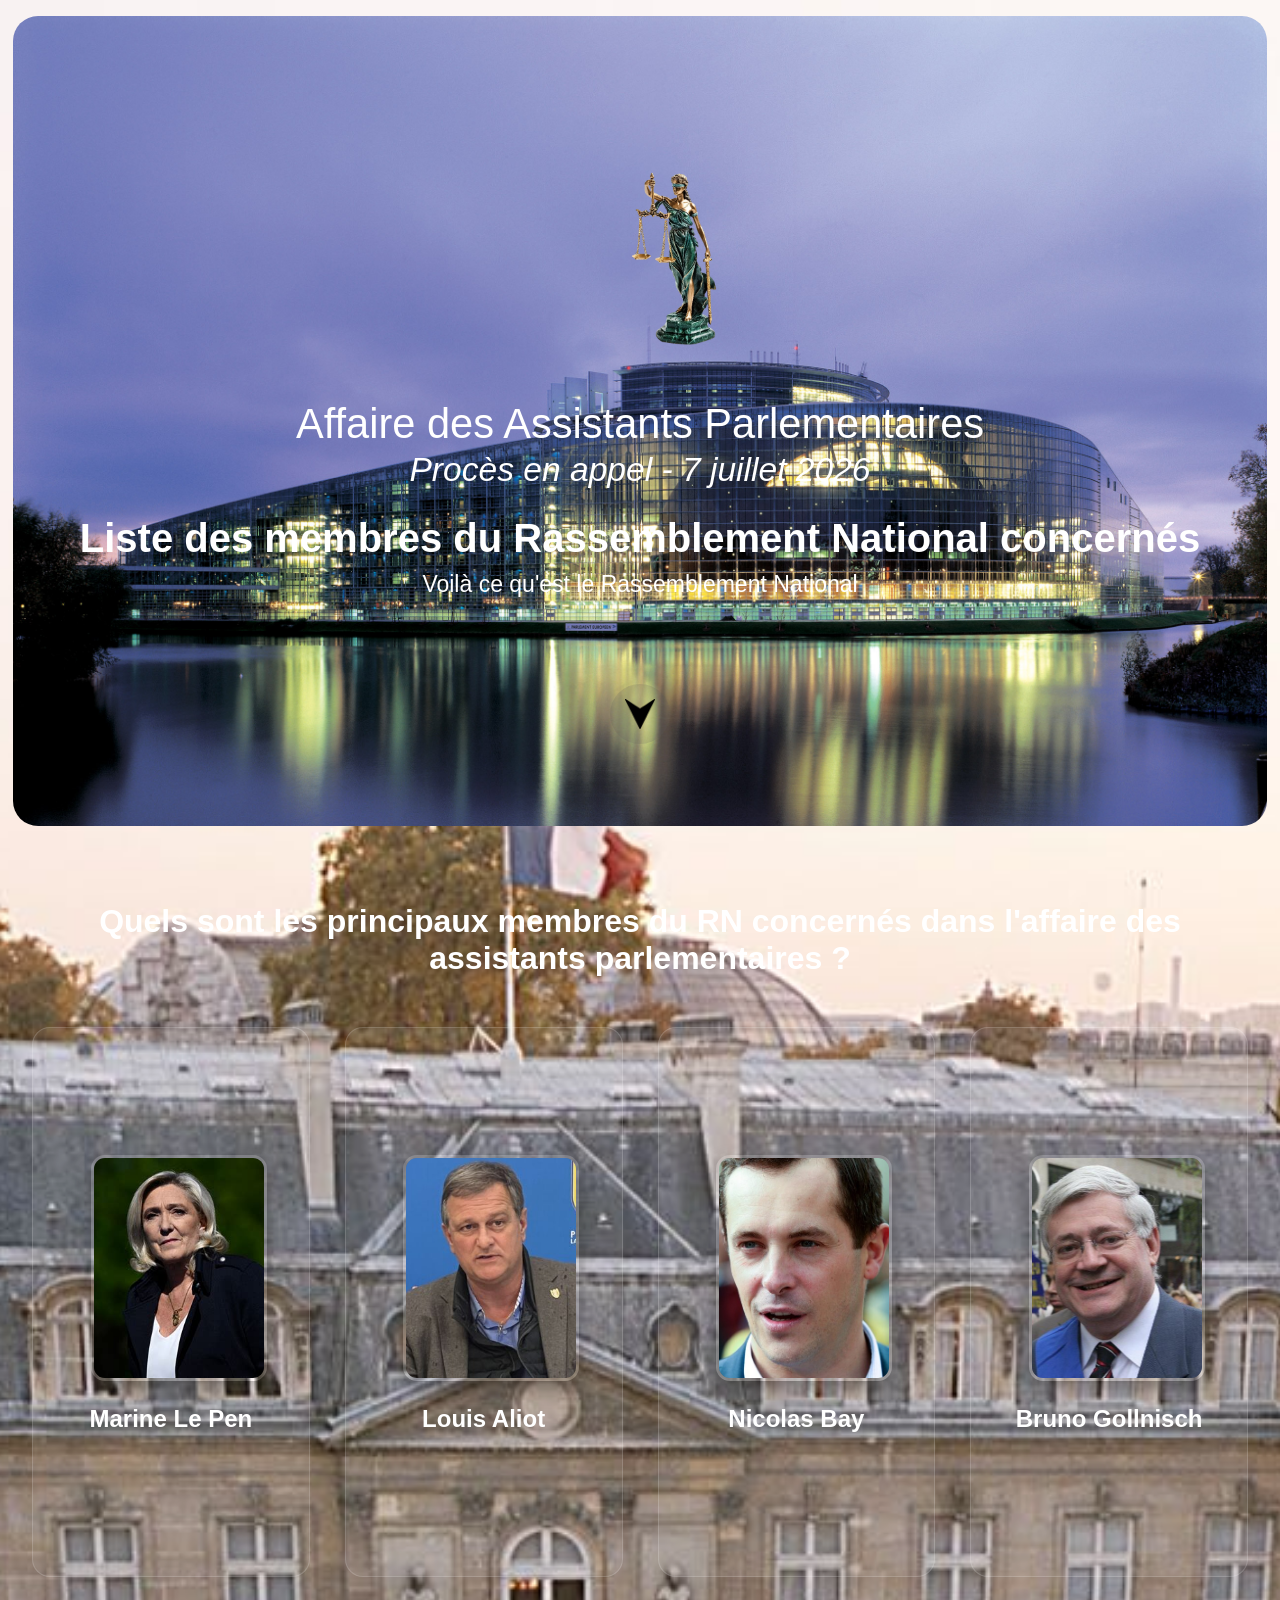
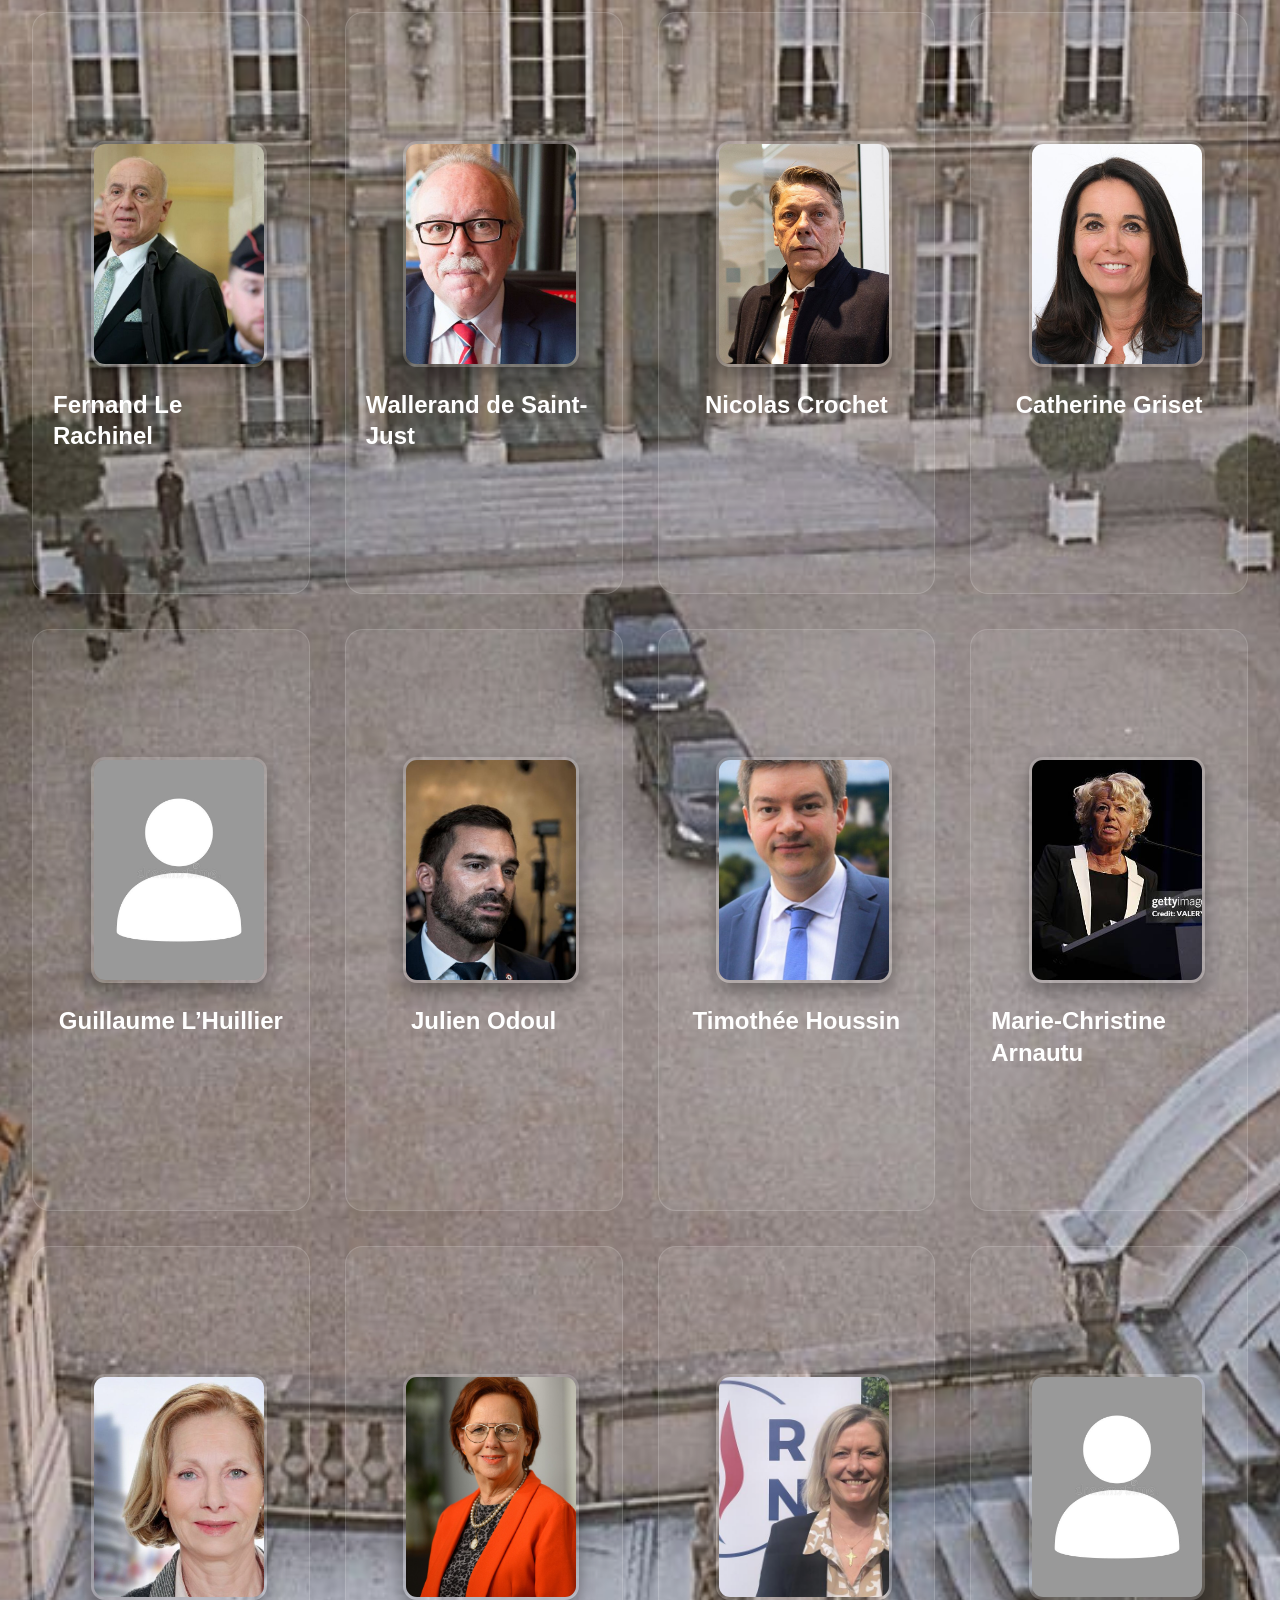
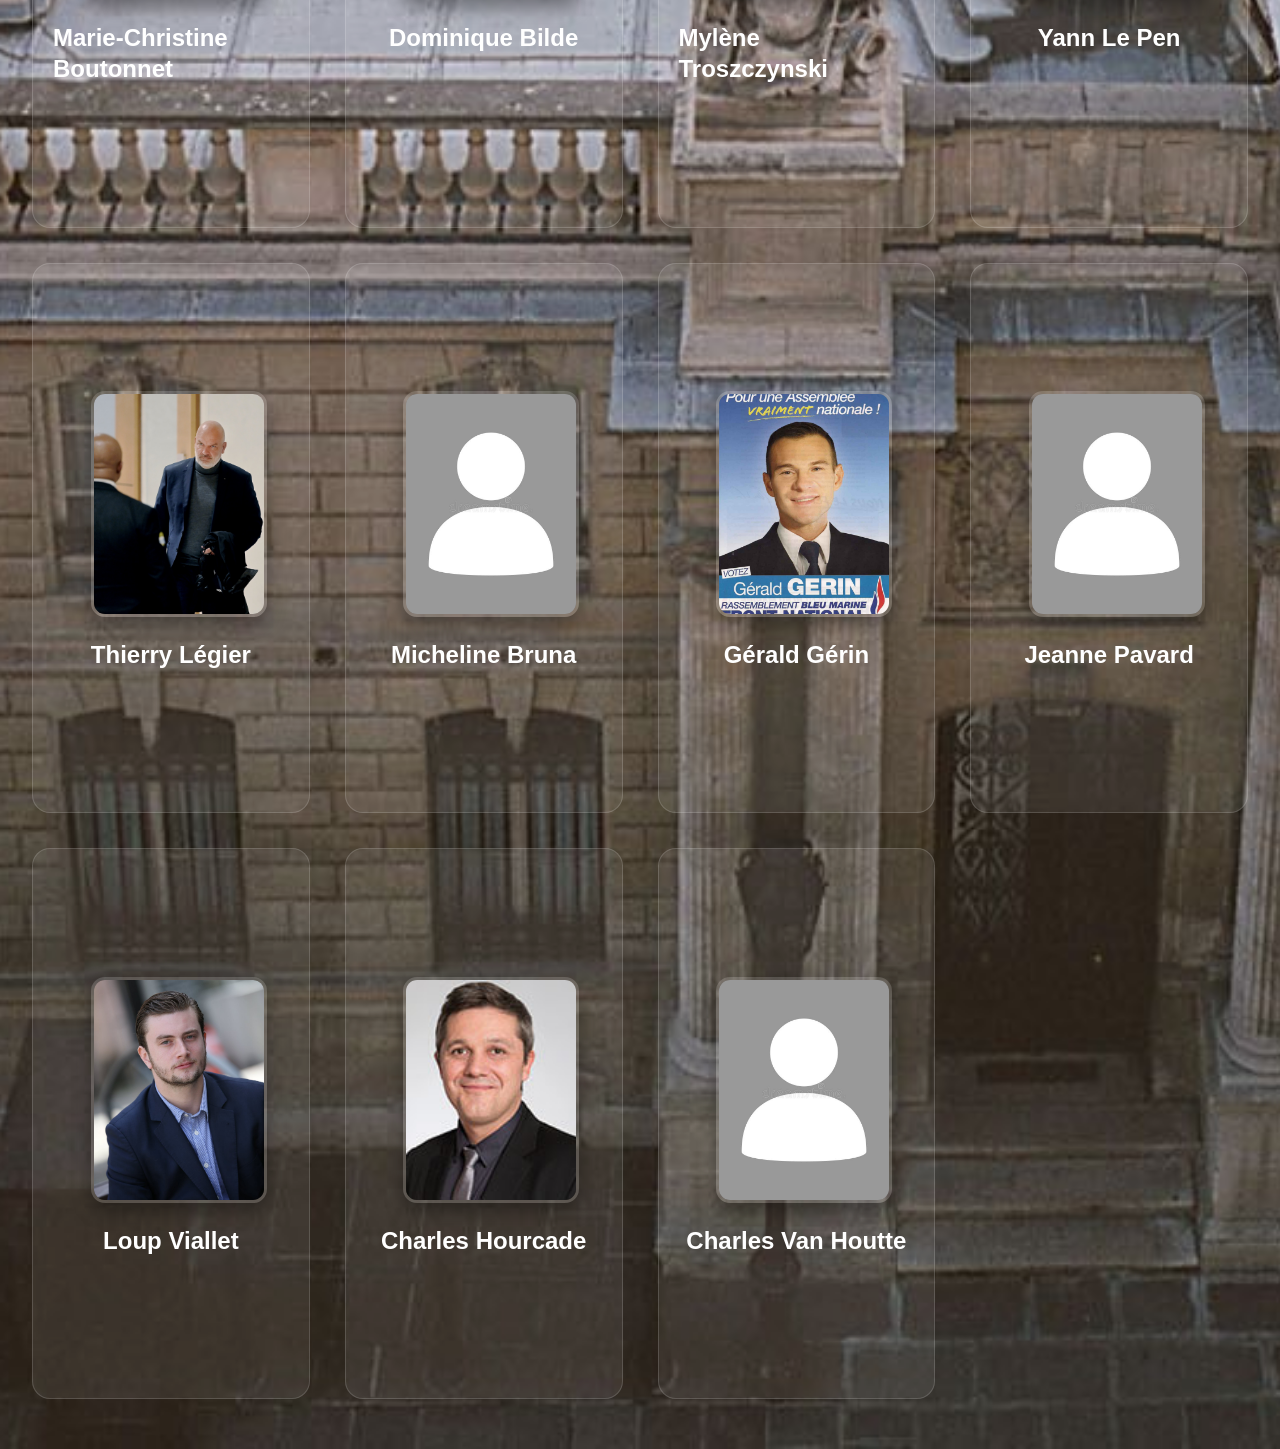
<file: liste-as-af.html>
<!DOCTYPE html>
<html>
    <head>
        <title>
            MLP27 - Affaires Assistants
        </title>
        <meta charset="utf-8">
        <link href="styles.css" rel="stylesheet">
        <link rel="icon" href="logo.png" type="image/x-icon">
    </head>
    <body>
        
        <div class="title" style="background-image: url('parlement.jpeg');">
            <p style="opacity: 0;">.</p>
            <img src="logojus.png" class="logo">
            <div class="top-title">
                <h1 class="top-title-h1">
                    Affaire des Assistants Parlementaires
                </h1>
                <h2 class="top-title-h2">
                    Procès en appel - 7 juillet 2026
                </h2>
            </div>
            <div class="under-title">
                <h2 class="under-title-h2">
                    Liste des membres du Rassemblement National concernés
                </h2>
                <h3 class="under-title-h3">
                    Voilà ce qu'est le Rassemblement National
                </h3>
            </div>
            <button onclick="Scroll(920)" class="down"></button>
            <p style="opacity: 0;">.</p>
        </div>

        <div class="contain">
            <h2 class="part-title">
                Quels sont les principaux membres du RN concernés dans l'affaire des assistants parlementaires ?
            </h2>

            <div class="person">
                <p style="opacity: 0;">.</p>
                <img src="images_portraits/iu_.png" class="portrait">
                <h3 class="name">
                    Marine Le Pen
                </h3>
                <p style="opacity: 0;">.</p>
            </div>

            <div class="person">
                <p style="opacity: 0;">.</p>
                <img src="images_portraits/louisaliot.jpeg" class="portrait">
                <h3 class="name">
                    Louis Aliot
                </h3>
                <p style="opacity: 0;">.</p>
            </div>

            <div class="person">
                <p style="opacity: 0;">.</p>
                <img src="images_portraits/nicolasbay.jpeg" class="portrait">
                <h3 class="name">
                    Nicolas Bay
                </h3>
                <p style="opacity: 0;">.</p>
            </div>

            <div class="person">
                <p style="opacity: 0;">.</p>
                <img src="images_portraits/brunogollnisch.jpg" class="portrait">
                <h3 class="name">
                    Bruno Gollnisch
                </h3>
                <p style="opacity: 0;">.</p>
            </div>

            <div class="person">
                <p style="opacity: 0;">.</p>
                <img src="images_portraits/fernandlerachinel.jpg" class="portrait">
                <h3 class="name">
                    Fernand Le Rachinel
                </h3>
                <p style="opacity: 0;">.</p>
            </div>

            <div class="person">
                <p style="opacity: 0;">.</p>
                <img src="images_portraits/walleranddesaintjust.jpg" class="portrait">
                <h3 class="name">
                    Wallerand de Saint-Just
                </h3>
                <p style="opacity: 0;">.</p>
            </div>

            <div class="person">
                <p style="opacity: 0;">.</p>
                <img src="images_portraits/nicolas-crochet.jpg" class="portrait">
                <h3 class="name">
                    Nicolas Crochet
                </h3>
                <p style="opacity: 0;">.</p>
            </div>

            <div class="person">
                <p style="opacity: 0;">.</p>
                <img src="images_portraits/catherinegriset.jpg" class="portrait">
                <h3 class="name">
                    Catherine Griset
                </h3>
                <p style="opacity: 0;">.</p>
            </div>

            <div class="person">
                <p style="opacity: 0;">.</p>
                <img src="images_portraits/défault.jpg" class="portrait">
                <h3 class="name">
                    Guillaume L’Huillier
                </h3>
                <p style="opacity: 0;">.</p>
            </div>

            <div class="person">
                <p style="opacity: 0;">.</p>
                <img src="images_portraits/julienodoul.jpg" class="portrait">
                <h3 class="name">
                    Julien Odoul
                </h3>
                <p style="opacity: 0;">.</p>
            </div>

            <div class="person">
                <p style="opacity: 0;">.</p>
                <img src="images_portraits/timothéehoussin.jpg" class="portrait">
                <h3 class="name">
                    Timothée Houssin
                </h3>
                <p style="opacity: 0;">.</p>
            </div>

            <div class="person">
                <p style="opacity: 0;">.</p>
                <img src="images_portraits/marie-christinearnautu.jpg" class="portrait">
                <h3 class="name">
                    Marie-Christine Arnautu
                </h3>
                <p style="opacity: 0;">.</p>
            </div>

            <div class="person">
                <p style="opacity: 0;">.</p>
                <img src="images_portraits/mariechristineboutonnet.jpg" class="portrait">
                <h3 class="name">
                    Marie-Christine Boutonnet
                </h3>
                <p style="opacity: 0;">.</p>
            </div>

            <div class="person">
                <p style="opacity: 0;">.</p>
                <img src="images_portraits/dominiquebilde.jpg" class="portrait">
                <h3 class="name">
                    Dominique Bilde
                </h3>
                <p style="opacity: 0;">.</p>
            </div>

            <div class="person">
                <p style="opacity: 0;">.</p>
                <img src="images_portraits/mylènetroszczynski.jpg" class="portrait">
                <h3 class="name">
                    Mylène Troszczynski
                </h3>
                <p style="opacity: 0;">.</p>
            </div>


            <div class="person">
                <p style="opacity: 0;">.</p>
                <img src="images_portraits/défault.jpg" class="portrait">
                <h3 class="name">
                    Yann Le Pen
                </h3>
                <p style="opacity: 0;">.</p>
            </div>

            <div class="person">
                <p style="opacity: 0;">.</p>
                <img src="images_portraits/thierrylégier.jpg" class="portrait">
                <h3 class="name">
                     Thierry Légier
                </h3>
                <p style="opacity: 0;">.</p>
            </div>

            <div class="person">
                <p style="opacity: 0;">.</p>
                <img src="images_portraits/défault.jpg" class="portrait">
                <h3 class="name">
                    Micheline Bruna
                </h3>
                <p style="opacity: 0;">.</p>
            </div>

            <div class="person">
                <p style="opacity: 0;">.</p>
                <img src="images_portraits/géraldgérin.png" class="portrait">
                <h3 class="name">
                    Gérald Gérin
                </h3>
                <p style="opacity: 0;">.</p>
            </div>

            <div class="person">
                <p style="opacity: 0;">.</p>
                <img src="images_portraits/défault.jpg" class="portrait">
                <h3 class="name">
                    Jeanne Pavard
                </h3>
                <p style="opacity: 0;">.</p>
            </div>

            <div class="person">
                <p style="opacity: 0;">.</p>
                <img src="images_portraits/loupviallet.jpg" class="portrait">
                <h3 class="name">
                    Loup Viallet
                </h3>
                <p style="opacity: 0;">.</p>
            </div>

            <div class="person">
                <p style="opacity: 0;">.</p>
                <img src="images_portraits/charleshourcade.jpg" class="portrait">
                <h3 class="name">
                    Charles Hourcade
                </h3>
                <p style="opacity: 0;">.</p>
            </div>

            <div class="person">
                <p style="opacity: 0;">.</p>
                <img src="images_portraits/défault.jpg" class="portrait">
                <h3 class="name">
                    Charles Van Houtte
                </h3>
                <p style="opacity: 0;">.</p>
            </div>



        </div>

    <script src="script.js"></script>
    </body>
</html>
</file>
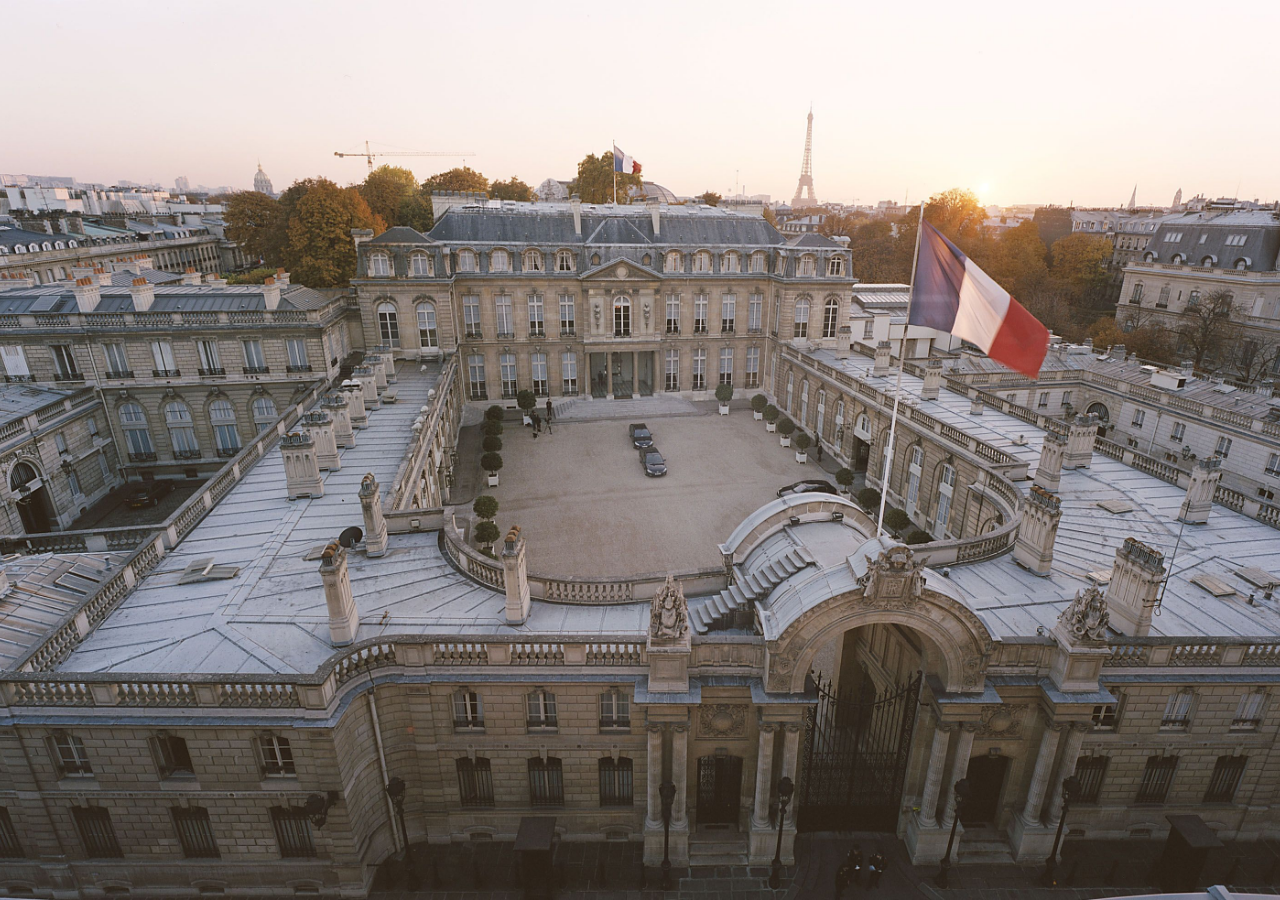
<file: villes.html>
<!DOCTYPE html>
<html>
    <head>
        <title>
            MLP27 - Villes
        </title>
        <meta charset="utf-8">
        <link href="styles.css" rel="stylesheet">
        <link rel="icon" href="logo.png" type="image/x-icon">
    </head>
    <body>

    </body>
    <script src="script.js"></script>
</html>
</file>
<file: styles.css>
html, body {
    margin: 0;
    min-height: 100vh;
}

html{
    font-family: Arial, Helvetica, sans-serif;
    /*background-image: url("background.webp");*/
}

body{
    background: linear-gradient(#060274, #0d31ff);
    background-image: url("bakground.jpeg");
    background-repeat: no-repeat;
    background-position: center;
    background-size: cover;
}

.title{
    text-align: center;
    font-weight: 500;
    background-image: url("lepen.jpeg");
    background-repeat: no-repeat;
    background-position: center 20%;
    background-size: cover;
    border-radius: 25px;
    margin-left: 1%;
    margin-right: 1%;
    margin-top: 1%;
    height: 90vh;
    color: white;
}

.logo{
    margin-top: 6%;
    height: 25%;
    width: auto;
}

.top-title-h1{
    font-weight: 500;
    margin-bottom: 3px;
    font-size: 260%;
}

.top-title-h2{
    margin-top: 0px;
    font-weight: 500;
    font-size: 210%;
    font-style: italic;
}

.top-title{
    margin-top: 20px;
    margin-bottom: 10px;
}

.under-title{
    margin-top: 0px;
}

.under-title-h2{
    margin-top: 2px;
    font-size: 40px;
    margin-bottom: 10px;
}

.under-title-h3{
    margin-top: 0px;
    font-weight: 100;
    font-size: 23px;
}

.down{
    margin-top: 5%;
    background-image: url("down.png");
    background-repeat: no-repeat;
    background-position: center;
    background-color: rgb(97, 92, 92, 0.2);
    /*background-size: contain;*/
    background-color: rgb(97, 92, 92, 0.2);
    background-size: 50%;
    height: 60px;
    width: 60px;
    border-radius: 60%;
    border-style: none;
    font-size: 30px;
    font-family: system-ui, -apple-system, BlinkMacSystemFont, 'Segoe UI', Roboto, Oxygen, Ubuntu, Cantarell, 'Open Sans', 'Helvetica Neue', sans-serif;
    transition: all 0.2s ease;
}

.down:hover{
    background-color: rgb(255, 255, 255, 0.3);
    color: white;
}



.contain{
    margin-left: 1%;
    margin-right: 1%;
    margin-top: 20px;
    margin-bottom: 20px;
    opacity: 1;
}


.image-article-1-html-element{
    margin-top: 8px;
    width: 75%;
    height: auto;
    margin-left: 14%;
}

.first{
    display: flex;
    align-items: flex-start;
    gap: 40px;
    margin-left: 1%;
    margin-right: 1%;
}

.second{
    flex-direction: row-reverse;
}

.image-article-1{
    flex: 0 0 42%;
}

.contain-article-1{
    margin-top: 40px;
    flex: 1;
    color: white;
}

.second .contain-article-1{
    margin-top: 90px;
    padding-left: 90px;
}

.title-article{
    margin: 0 0 20px 0;
    font-size: 40px;
    line-height: 1.2;
}

.contain-article-1 p{
    margin: 0;
    font-size: 22px;
    line-height: 1.7;
    text-align: justify;
}

.bold{
    font-weight: bold;
}

.part-title{
    color: white;
    text-align: center;
    font-size: 50px;
    font-style: initial;
}



.image-article-2-html-element{
    margin-top: 98px;
    width: 75%;
    height: auto;
    margin-left: 60px;
    display: block;
}

.art2-p{
    margin-left: 35px;
    margin-right: 15px;    
    margin-top: 20px;
}




.rn-concret{
    background-image: url("mairiemonteux.jpeg");
    background-repeat: no-repeat;
    background-position: center;
    background-size: cover;
    margin-top: 150px;
    text-align: center;
    color: black;
    border-radius: 25px;
    margin-left: 1%;
    margin-right: 1%;
}
.reda{
    font-size: 35px;
    border-style: none;
    border-radius: 15px;
    transition: all 0.1s ease;
}
.red{
    font-size: 35px;
    background-color: rgb(255, 255, 255, 0.5);
    border-style: none;
    border-radius: 15px;
    transition: all 0.1s ease;
}
.red:hover{
    background-color: rgb(255, 255, 255, 0.8);
    color: black;
    cursor: pointer;
}

.redi{
    font-size: 35px;
}
.alma{
    margin-top: 10px;
    margin-bottom: 10px;
    margin-left: 10px;
    margin-right: 10px;
}


.af-as{
    text-align: center;
    color: white;
    background-image: url("par2.jpeg");
    background-repeat: no-repeat;
    background-position: center;
    background-size: cover;
    margin-top: 50px;
    border-radius: 25px;
    margin-left: 1%;
    margin-right: 1%;
}




.contain{
    display: grid;
    grid-template-columns: repeat(auto-fit, minmax(270px, 1fr));
    gap: 35px;
    width: 95%;
    max-width: 1500px;
    margin: 50px auto;
}

.person{
    display: flex;
    flex-direction: column;
    align-items: center;
    background: rgba(255,255,255,0.08);
    border: 1px solid rgba(255,255,255,0.15);
    border-radius: 18px;
    padding: 28px 20px;
    transition: transform .25s, box-shadow .25s, background .25s;
}

.person:hover{
    transform: translateY(-8px);
    background: rgba(255,255,255,0.12);
    box-shadow: 0 15px 35px rgba(0,0,0,.35);
}

.portrait{
    width: 170px;
    height: 220px;
    object-fit: cover;
    border-radius: 14px;
    border: 3px solid rgba(255,255,255,.15);
    box-shadow: 0 8px 18px rgba(0,0,0,.35);
}

.name{
    margin-top: 22px;
    color: white;
    font-size: 24px;
    font-weight: bold;
    line-height: 1.3;
}

.part-title{
    grid-column: 1 / -1;
    text-align: center;
    color: white;
    font-size: 2rem;
    margin-bottom: 15px;
}
p{
    background-color: rgb(160, 158, 158, 0.5);
    border-radius: 5px;
    padding: 0 20px;
    padding-top: 20px;
    padding-bottom: 20px;
}



.nav-div{
    padding: 20px;
    margin-top: 10px;
    background-color: rgb(15, 13, 117);
    text-align: center;
}

nav{
    display: inline-flex;
}

a{
    text-decoration: none;
    color: white;
    font-family: Arial, Helvetica, sans-serif;
    padding: 20px;
    background-color: rgb(15, 13, 117);
    transition: all 0.3s ease;
    font-size: 23px;
}

/* Trait entre les boutons */
a:not(:last-child){
    border-right: 2px solid black;
}

a:hover{
    background: white;
    color: black;
}


.faits{
    background-color: rgb(160, 158, 158, 0.5);
    border-radius: 5px;
    margin-top: 2%;
}
img{
    margin-left: 6.5%;
    margin-top: 4%;
}
.faits h2{
    font-size: 35px;
    color: white;
    margin-left: 1%;
    margin-right: 1%;
    background-color: transparent;
    padding-top: 1%;
    margin-bottom: 0px;
}
.faits p{
    margin-top: 0px;
    font-size: 25px;
    color: white;
    background-color: transparent;
    margin-bottom: 0px;
}

.source a {
    all: unset;
    font-size: 15px;
    color: #7bb8ff;
    text-decoration: underline;
}

.faits .source{
    all: unset;
    font-size: 20px !important;
    margin-top: 5px;   
    color: white;
    margin-left: 1%;

}

.source a:hover {
    cursor: pointer;
}

.yellow{
    color: red;
    font-style: bold;
}
</file>
